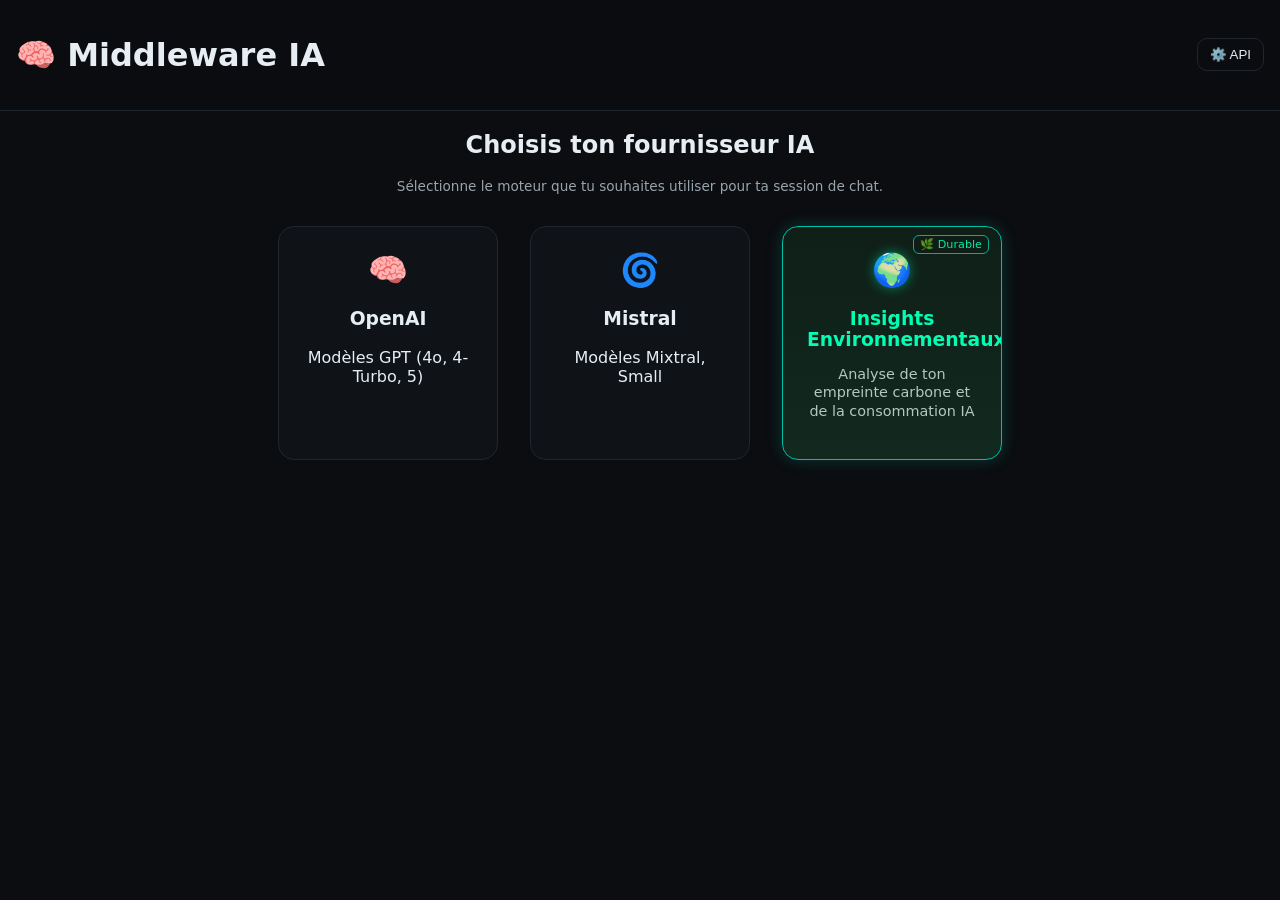
<file: middleware_ia-main/Frontend/index.html>
<!doctype html>
<html lang="fr">
<head>
  <meta charset="utf-8" />
  <meta name="viewport" content="width=device-width, initial-scale=1" />
  <title>Middleware IA • Sélection du fournisseur</title>
  <link rel="stylesheet" href="./style.css" />
</head>
<body class="page page-index">
  <header class="topbar">
    <h1>🧠 Middleware IA</h1>
    <div class="spacer"></div>
    <button id="btnSettings" class="ghost">⚙️ API</button>
  </header>

  <main class="container center">
    <h2>Choisis ton fournisseur IA</h2>
    <p class="muted small">Sélectionne le moteur que tu souhaites utiliser pour ta session de chat.</p>

    <div class="providers">
      <a href="./chat.html?provider=openai" class="provider-card openai">
        <div class="icon">🧠</div>
        <h3>OpenAI</h3>
        <p>Modèles GPT (4o, 4-Turbo, 5)</p>
      </a>

      <a href="./chat.html?provider=mistral" class="provider-card mistral">
        <div class="icon">🌀</div>
        <h3>Mistral</h3>
        <p>Modèles Mixtral, Small</p>
      </a>

      <!-- 🌿 Nouvelle carte Insights -->
      <a href="./insights.html" class="provider-card insights">
        <div class="icon">🌍</div>
        <h3>Insights Environnementaux</h3>
        <p>Analyse de ton empreinte carbone et de la consommation IA</p>
      </a>
    </div>
  </main>

  <div id="settingsModal" class="modal hidden">
    <div class="modal-card">
      <h3>Configuration API</h3>
      <label class="field">
        <span>Base URL de l'API FastAPI</span>
        <input id="apiBaseInput" type="text" placeholder="http://localhost:8010" />
      </label>
      <div class="row end gap">
        <button id="btnCloseSettings" class="ghost">Annuler</button>
        <button id="btnSaveSettings" class="primary">Enregistrer</button>
      </div>
    </div>
  </div>

  <script src="./app.js"></script>
</body>
</html>
</file>
<file: middleware_ia-main/Frontend/style.css>
:root{
  --bg:#0b0d10; 
  --panel:#12161b; 
  --panel-2:#0f1318; 
  --text:#e6edf3; 
  --muted:#9aa4ad;
  --primary:#6ea8fe; 
  --border:#1f2630; 
  --badge:#1b2130;
}
*{box-sizing:border-box}
html,body{height:100%}
body{
  margin:0;
  background:var(--bg);
  color:var(--text);
  font-family:ui-sans-serif,system-ui,Segoe UI,Roboto,Arial;
}
a{color:var(--primary);text-decoration:none}
code{background:var(--panel-2);padding:2px 6px;border-radius:6px}

/* ─────────── HEADER ─────────── */
.topbar{
  display:flex;
  align-items:center;
  gap:.75rem;
  padding:.9rem 1rem;
  border-bottom:1px solid var(--border);
  position:sticky;
  top:0;
  background:#0b0d10bf;
  backdrop-filter:blur(6px);
}
.spacer{flex:1}

/* ─────────── LAYOUT ─────────── */
.container{
  max-width:1100px;
  margin:1rem auto;
  padding:0 1rem;
}
.grid{
  display:grid;
  gap:1rem;
  grid-template-columns:repeat(auto-fill,minmax(260px,1fr));
}
.card{
  background:linear-gradient(180deg,var(--panel),var(--panel-2));
  border:1px solid var(--border);
  border-radius:16px;
  padding:1rem;
}
.badge{
  background:var(--badge);
  border:1px solid var(--border);
  padding:.25rem .5rem;
  border-radius:999px;
  font-size:.75rem;
}
.muted{color:var(--muted)}
.ghost{
  background:transparent;
  border:1px solid var(--border);
  color:var(--text);
  padding:.5rem .75rem;
  border-radius:10px;
  cursor:pointer;
  transition:0.2s ease;
}
.ghost:hover{border-color:var(--primary);color:var(--primary)}
.primary{
  background:#2a5dff;
  color:white;
  border:0;
  padding:.6rem 1rem;
  border-radius:12px;
  cursor:pointer;
  transition:0.2s ease;
}
.primary:hover{background:#4773ff}
.row{display:flex;align-items:center}
.row.gap{gap:.5rem}
.row.end{justify-content:flex-end}

/* ─────────── MODAL ─────────── */
.modal{
  position:fixed;
  inset:0;
  background:rgba(0,0,0,.5);
  display:flex;
  align-items:center;
  justify-content:center;
}
.modal.hidden{display:none}
.modal-card{
  width:min(560px,92vw);
  background:var(--panel);
  border:1px solid var(--border);
  border-radius:16px;
  padding:1rem;
}
.field{
  display:flex;
  flex-direction:column;
  gap:.35rem;
  margin:.5rem 0 1rem;
}
.field input{
  border:1px solid var(--border);
  background:var(--panel-2);
  color:var(--text);
  border-radius:10px;
  padding:.6rem .75rem;
  outline:none;
}

/* ─────────── CHAT ─────────── */
.list{display:flex;flex-direction:column;gap:.5rem}
.list .item{
  display:flex;
  align-items:center;
  justify-content:space-between;
  gap:.75rem;
  padding:.5rem .6rem;
  border:1px solid var(--border);
  border-radius:12px;
  background:var(--panel-2);
}

.chat-layout{
  display:grid;
  grid-template-columns:260px 1fr;
  gap:1rem;
  padding:1rem;
}
.sidebar{
  background:var(--panel);
  border:1px solid var(--border);
  border-radius:16px;
  padding:1rem;
}
.chat-panel{
  display:flex;
  flex-direction:column;
  gap:.75rem;
}
.chat-log{
  flex:1;
  overflow:auto;
  background:var(--panel);
  border:1px solid var(--border);
  border-radius:16px;
  padding:1rem;
  display:flex;
  flex-direction:column;
  gap:.75rem;
}

.msg{display:flex;gap:.75rem}
.msg .avatar{
  width:28px;
  height:28px;
  border-radius:50%;
  display:flex;
  align-items:center;
  justify-content:center;
  font-size:.85rem;
  background:#1e293b;
}
.msg.assistant .avatar{background:#27344a}
.msg.system .avatar{background:#3b2a4a}
.msg .bubble{
  background:var(--panel-2);
  border:1px solid var(--border);
  padding:.6rem .75rem;
  border-radius:12px;
  max-width:85%;
  white-space:pre-wrap;
  word-wrap:break-word;
}

.composer{
  display:flex;
  flex-direction:column;
  gap:.5rem;
  background:var(--panel);
  border:1px solid var(--border);
  border-radius:16px;
  padding:.6rem;
}
textarea{
  width:100%;
  resize:vertical;
  min-height:54px;
  border:1px solid var(--border);
  border-radius:10px;
  background:var(--panel-2);
  color:var(--text);
  padding:.6rem .75rem;
  outline:none;
}
.small{font-size:.85rem}

/* ─────────── NOUVELLES PARTIES ─────────── */

/* Page d’accueil : fournisseurs */
.center{text-align:center}
.providers{
  display:flex;
  justify-content:center;
  gap:2rem;
  margin-top:2rem;
  flex-wrap:wrap;
}
.provider-card{
  width:220px;
  text-align:center;
  padding:1.5rem;
  border-radius:16px;
  border:1px solid var(--border);
  background:var(--panel-2);
  transition:.25s ease all;
  text-decoration:none;
  color:var(--text);
}
.provider-card .icon{
  font-size:2rem;
  margin-bottom:.5rem;
}
.provider-card.openai:hover{
  background:#1c2536;
  border-color:#6ea8fe;
  box-shadow:0 0 10px #6ea8fe40;
  transform:translateY(-2px);
}
.provider-card.mistral:hover{
  background:#1b2630;
  border-color:#00bfa5;
  box-shadow:0 0 10px #00bfa540;
  transform:translateY(-2px);
}

/* Sélecteur de modèle */
.model-select{
  display:flex;
  flex-direction:column;
  gap:.35rem;
  margin-bottom:1rem;
}
.model-select select{
  background:var(--panel-2);
  color:var(--text);
  border:1px solid var(--border);
  border-radius:10px;
  padding:.6rem .75rem;
  outline:none;
  cursor:pointer;
  transition:.2s ease;
}
.model-select select:hover{
  border-color:var(--primary);
  box-shadow:0 0 6px #6ea8fe40;
}

/* Responsive */
@media (max-width:920px){
  .chat-layout{grid-template-columns:1fr}
  .sidebar{order:2}
  .providers{flex-direction:column;align-items:center}
  .provider-card{width:80%}
}




/* ========================================
   STYLES MARKDOWN POUR LES RÉPONSES IA
   À ajouter à la fin de ton fichier style.css existant
   ======================================== */

.markdown-body {
  line-height: 1.6;
  word-wrap: break-word;
}

/* Titres */
.markdown-body h1,
.markdown-body h2,
.markdown-body h3,
.markdown-body h4,
.markdown-body h5,
.markdown-body h6 {
  margin-top: 1.2em;
  margin-bottom: 0.6em;
  font-weight: 600;
  line-height: 1.25;
}

.markdown-body h1 {
  font-size: 1.5em;
  border-bottom: 1px solid var(--border);
  padding-bottom: 0.3em;
}

.markdown-body h2 {
  font-size: 1.3em;
  border-bottom: 1px solid var(--border);
  padding-bottom: 0.3em;
}

.markdown-body h3 {
  font-size: 1.15em;
  color: var(--primary);
}

.markdown-body h4 {
  font-size: 1em;
}

/* Paragraphes */
.markdown-body p {
  margin: 0.8em 0;
}

.markdown-body p:first-child {
  margin-top: 0;
}

.markdown-body p:last-child {
  margin-bottom: 0;
}

/* Emphases */
.markdown-body strong {
  color: #fff;
  font-weight: 600;
}

.markdown-body em {
  font-style: italic;
  color: var(--primary);
}

/* Listes */
.markdown-body ul,
.markdown-body ol {
  margin: 0.8em 0;
  padding-left: 1.8em;
}

.markdown-body li {
  margin: 0.4em 0;
  line-height: 1.6;
}

.markdown-body ul li {
  list-style-type: disc;
}

.markdown-body ol li {
  list-style-type: decimal;
}

.markdown-body ul ul,
.markdown-body ol ul {
  list-style-type: circle;
}

.markdown-body ul ul ul,
.markdown-body ol ul ul {
  list-style-type: square;
}

/* Code inline */
.markdown-body code {
  background: #161b22;
  padding: 0.15em 0.4em;
  border-radius: 4px;
  font-family: 'Courier New', monospace;
  font-size: 0.9em;
  color: #f97583;
}

/* Blocs de code */
.markdown-body pre {
  background: #161b22;
  padding: 0.8em;
  border-radius: 8px;
  overflow-x: auto;
  margin: 0.8em 0;
  border: 1px solid var(--border);
}

.markdown-body pre code {
  background: none;
  padding: 0;
  color: #e6edf3;
  font-size: 0.85em;
}

/* Citations */
.markdown-body blockquote {
  border-left: 3px solid var(--primary);
  padding-left: 1em;
  margin: 1em 0;
  color: var(--muted);
  font-style: italic;
}

/* Liens */
.markdown-body a {
  color: var(--primary);
  text-decoration: underline;
  transition: color 0.2s ease;
}

.markdown-body a:hover {
  color: #8bb9fe;
}

/* Séparateurs horizontaux */
.markdown-body hr {
  border: none;
  border-top: 1px solid var(--border);
  margin: 1.5em 0;
}

/* Tableaux */
.markdown-body table {
  border-collapse: collapse;
  width: 100%;
  margin: 1em 0;
}

.markdown-body table th,
.markdown-body table td {
  border: 1px solid var(--border);
  padding: 0.5em 0.8em;
  text-align: left;
}

.markdown-body table th {
  background: var(--panel-2);
  font-weight: 600;
}

.markdown-body table tr:hover {
  background: var(--panel-2);
}

/* Images */
.markdown-body img {
  max-width: 100%;
  border-radius: 8px;
  margin: 0.5em 0;
}

/* Cases à cocher (pour les listes de tâches) */
.markdown-body input[type="checkbox"] {
  margin-right: 0.5em;
}



/* ─────────── CARTE INSIGHTS ENVIRONNEMENTAUX ─────────── */
.provider-card.insights {
  background: linear-gradient(180deg, #0f1f17, #12291f);
  border: 1px solid #00bfa5;
  box-shadow: 0 0 15px #00bfa540;
  transition: 0.3s ease all;
  position: relative;
  overflow: hidden;
}

.provider-card.insights .icon {
  font-size: 2rem;
  color: #00ffb3;
  text-shadow: 0 0 12px #00ffb370;
}

.provider-card.insights h3 {
  color: #00ffb3;
  font-weight: 600;
  margin-bottom: 0.3rem;
}

.provider-card.insights p {
  color: #b4c8be;
  font-size: 0.9rem;
  line-height: 1.3;
}

/* Effet de survol avec halo vert et déplacement fluide */
.provider-card.insights:hover {
  transform: translateY(-6px);
  background: linear-gradient(180deg, #152f25, #0f1f17);
  border-color: #00ffb3;
  box-shadow: 0 0 25px #00ffb380;
}

/* Effet de lueur animée sur les bords */
.provider-card.insights::before {
  content: "";
  position: absolute;
  inset: 0;
  background: linear-gradient(120deg, transparent, #00ffb340, transparent);
  opacity: 0;
  transition: opacity 0.3s ease;
}
.provider-card.insights:hover::before {
  opacity: 1;
  animation: pulse-glow 2s infinite linear;
}

/* Animation légère d’éclat */
@keyframes pulse-glow {
  0% {
    background: linear-gradient(120deg, transparent, #00ffb340, transparent);
  }
  50% {
    background: linear-gradient(120deg, transparent, #00ffb370, transparent);
  }
  100% {
    background: linear-gradient(120deg, transparent, #00ffb340, transparent);
  }
}

/* Petit badge décoratif dans le coin supérieur droit */
.provider-card.insights::after {
  content: "🌿 Durable";
  position: absolute;
  top: 8px;
  right: 12px;
  font-size: 0.7rem;
  color: #00ffb3;
  background: #0f1f17;
  border: 1px solid #00bfa5;
  padding: 2px 6px;
  border-radius: 6px;
  opacity: 0.9;
}



/* ─────────── PAGE INSIGHTS ENVIRONNEMENTAUX ─────────── */
.page-insights {
  background: var(--bg);
  color: var(--text);
  min-height: 100vh;
  padding-bottom: 2rem;
}

/* Conteneur principal */
.insights-container {
  max-width: 1200px;
  margin: 1.5rem auto;
  padding: 0 1.5rem;
  display: flex;
  flex-direction: column;
  gap: 2rem;
}

/* Section des indicateurs principaux */
.hero-metrics {
  display: grid;
  grid-template-columns: repeat(auto-fit, minmax(230px, 1fr));
  gap: 1rem;
}

.metric-card {
  display: flex;
  align-items: center;
  gap: 1rem;
  background: linear-gradient(180deg, var(--panel), var(--panel-2));
  border: 1px solid var(--border);
  border-radius: 16px;
  padding: 1rem 1.2rem;
  box-shadow: 0 0 10px #00000030;
  transition: 0.25s ease all;
}

.metric-card:hover {
  transform: translateY(-4px);
  box-shadow: 0 0 18px #00ffb320;
}

.metric-icon {
  font-size: 1.8rem;
}

.metric-content {
  display: flex;
  flex-direction: column;
  gap: 0.2rem;
}

.metric-value {
  font-size: 1.5rem;
  font-weight: 600;
}

.metric-label {
  color: var(--muted);
  font-size: 0.9rem;
}

/* Titres de sections */
.insight-section h2 {
  font-size: 1.25rem;
  margin-bottom: 0.75rem;
  display: flex;
  align-items: center;
  gap: 0.5rem;
}

.section-header {
  display: flex;
  align-items: center;
  justify-content: space-between;
}

.section-controls {
  display: flex;
  gap: 0.5rem;
}

.section-controls button {
  font-size: 0.8rem;
  padding: 0.4rem 0.8rem;
  border-radius: 8px;
  background: var(--panel-2);
  border: 1px solid var(--border);
  color: var(--text);
  cursor: pointer;
}

.section-controls button.active,
.section-controls button:hover {
  border-color: #00ffb3;
  color: #00ffb3;
}

/* Grilles et cartes */
.models-grid {
  display: grid;
  grid-template-columns: repeat(auto-fill, minmax(260px, 1fr));
  gap: 1rem;
}

.model-card {
  background: var(--panel);
  border: 1px solid var(--border);
  border-radius: 16px;
  padding: 1rem;
  transition: 0.25s ease;
}

.model-card:hover {
  transform: translateY(-3px);
  border-color: #00ffb3;
}

.model-header {
  display: flex;
  align-items: center;
  justify-content: space-between;
  margin-bottom: 0.6rem;
}

.efficiency-badge {
  padding: 0.25rem 0.5rem;
  border-radius: 6px;
  font-size: 0.75rem;
  font-weight: 600;
}
.efficiency-badge.excellent { color: #00ffb3; }
.efficiency-badge.good { color: #ffc107; }
.efficiency-badge.poor { color: #ff6b6b; }

/* Heatmap */
.heatmap-container {
  display: grid;
  grid-template-columns: repeat(auto-fill, minmax(60px, 1fr));
  gap: 0.4rem;
}

.heatmap-cell {
  text-align: center;
  padding: 0.6rem 0.3rem;
  border-radius: 8px;
  font-size: 0.8rem;
  color: #fff;
  transition: transform 0.2s ease;
}

.heatmap-cell:hover {
  transform: scale(1.05);
}

/* Équivalents carbone */
.equivalents-list {
  display: grid;
  grid-template-columns: 1fr 1fr;
  gap: 0.8rem;
}

.equivalent-item {
  display: flex;
  align-items: center;
  gap: 0.6rem;
  background: var(--panel-2);
  border: 1px solid var(--border);
  border-radius: 10px;
  padding: 0.6rem 0.8rem;
}

.equivalent-item .emoji {
  font-size: 1.4rem;
}

/* Recommandations */
.recommendations-grid {
  display: grid;
  gap: 1rem;
  grid-template-columns: repeat(auto-fit, minmax(300px, 1fr));
}

.recommendation-card {
  background: var(--panel);
  border: 1px solid var(--border);
  border-radius: 16px;
  padding: 1rem;
  font-size: 0.95rem;
  color: var(--muted);
  transition: 0.25s ease;
}

.recommendation-card:hover {
  border-color: #00ffb3;
  color: var(--text);
}

/* Responsive */
@media (max-width: 720px) {
  .hero-metrics {
    grid-template-columns: 1fr 1fr;
  }
  .equivalents-list {
    grid-template-columns: 1fr;
  }
}
</file>
